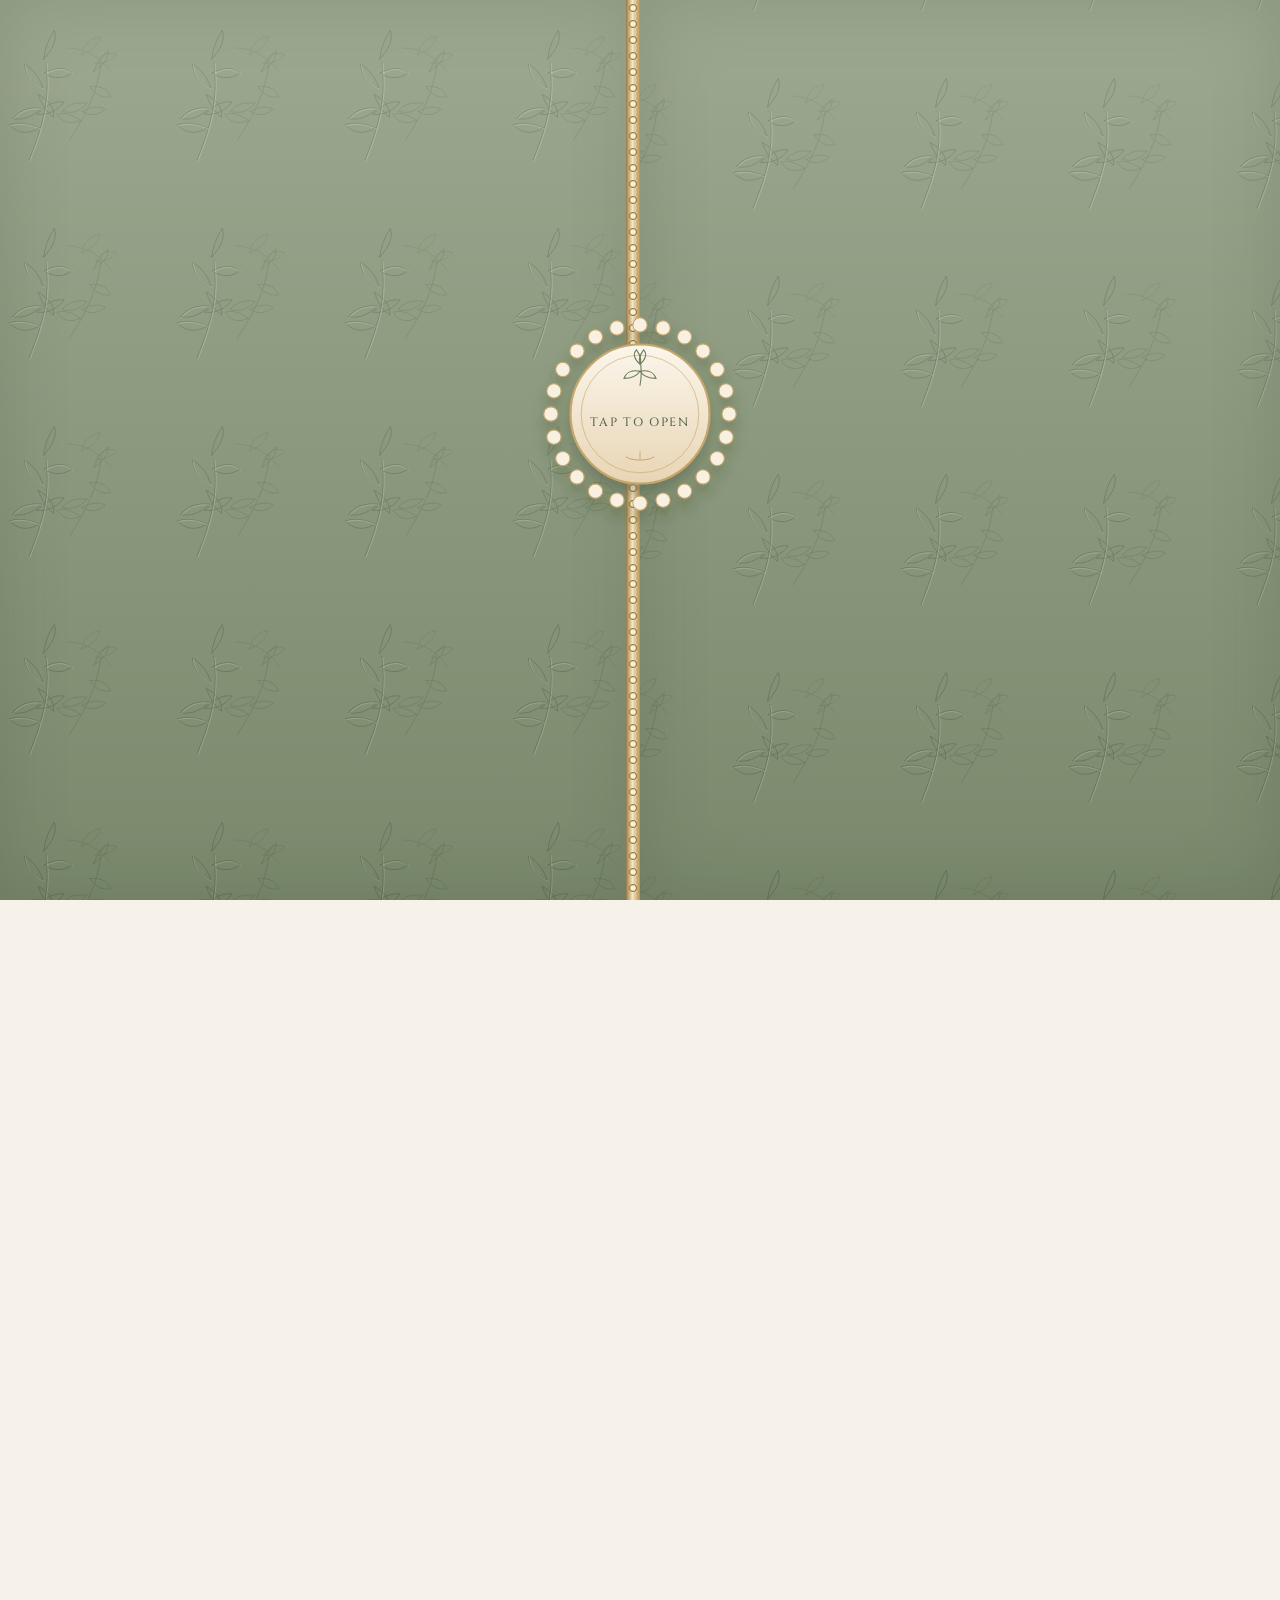
<file: index.html>
<!DOCTYPE html>
<html lang="en-IN" class="is-locked">
<head>
  <meta charset="UTF-8">
  <meta name="viewport" content="width=device-width, initial-scale=1">
  <meta name="theme-color" content="#7f8d70">
  <title>Abhishek &amp; Tanu Wedding Invitation</title>
  <meta name="description" content="You are invited to the wedding of Abhishek Singh and Tanushree Singh on Friday, 20 November 2026 at S.S. Garden Palace, Virar West.">
  <link rel="preconnect" href="https://fonts.googleapis.com">
  <link rel="preconnect" href="https://fonts.gstatic.com" crossorigin>
  <link href="https://fonts.googleapis.com/css2?family=Alex+Brush&family=Cinzel:wght@400;500;600&family=Cormorant+Garamond:ital,wght@0,400;0,500;0,600;1,400;1,500&family=Great+Vibes&family=Parisienne&display=swap" rel="stylesheet">
  <link rel="stylesheet" href="styles.css?v=garden22">
</head>
<body class="is-locked">
  <svg xmlns="http://www.w3.org/2000/svg" style="display:none" aria-hidden="true">
    <symbol id="icon-leaf" viewBox="0 0 24 24"><path fill="currentColor" d="M12 3c5 2 8 7 8 12-3 1-6 1-8 1s-5 0-8-1c0-5 3-10 8-12zm0 4.2c-1.8 1.4-3.1 3.6-3.6 6.3 1.1.2 2.3.3 3.6.3s2.5-.1 3.6-.3c-.5-2.7-1.8-4.9-3.6-6.3z"/></symbol>
    <symbol id="icon-lotus" viewBox="0 0 24 24"><path fill="currentColor" d="M12 20c-2.2-1.4-4-3.4-5-5.8 1.7.6 3.4.9 5 .9s3.3-.3 5-.9c-1 2.4-2.8 4.4-5 5.8zm0-7.5c-1.5-1.3-2.5-3-3-4.9 1 .7 2 1.1 3 1.1s2-.4 3-1.1c-.5 1.9-1.5 3.6-3 4.9zM7.2 8.2C6 6.5 5.4 4.7 5.2 3c1.5 1 2.8 1.7 4 2.1-.8 1.1-1.5 2.1-2 3.1zm9.6 0c-.5-1-.2-2-2-3.1 1.2-.4 2.5-1.1 4-2.1-.2 1.7-.8 3.5-2 5.2zM12 21.5c-3.5-2.2-6-5.4-7.2-9 2.3 1 4.8 1.5 7.2 1.5s4.9-.5 7.2-1.5c-1.2 3.6-3.7 6.8-7.2 9z"/></symbol>
    <symbol id="icon-music" viewBox="0 0 24 24"><path fill="currentColor" d="M10 16.5a2.5 2.5 0 1 1-2-2.45V6.2l10-2.2v8.3a2.5 2.5 0 1 1-2 2.45V7.2l-6 1.3v8z"/></symbol>
    <symbol id="icon-haldi" viewBox="0 0 24 24"><path fill="currentColor" d="M12 3.5c2.4 1.6 4 4.2 4 7.1 0 1.4-.4 2.7-1.1 3.8l1.6 5.1H7.5l1.6-5.1A7 7 0 0 1 8 10.6c0-2.9 1.6-5.5 4-7.1zm0 2.4c-1.5 1.2-2.4 3-2.4 4.7 0 1.1.3 2.1.9 3h3c.6-.9.9-1.9.9-3 0-1.7-.9-3.5-2.4-4.7z"/></symbol>
    <symbol id="icon-mehndi" viewBox="0 0 24 24"><path fill="currentColor" d="M12 2.8c.8 1.4 1.2 2.8 1.2 4.2 0 .7-.1 1.3-.3 1.9h2.6c1.3 0 2.3 1 2.3 2.3v1.1c1.1.3 1.9 1.3 1.9 2.5 0 1.1-.7 2-1.7 2.4v5.1h-2.2v-4.4h-1.4v4.4H11.2v-4.4H9.8v4.4H7.6v-5.1A2.5 2.5 0 0 1 5.9 12c0-1.2.8-2.2 1.9-2.5V8.4c0-1.1.8-2 1.9-2.2.1-.7.2-1.4.2-2.2 0-1.2.3-2.4.9-3.4.4.7.8 1.5 1.2 2.2z"/></symbol>
    <symbol id="icon-rings" viewBox="0 0 24 24"><path fill="currentColor" d="M9.2 7.2a5.3 5.3 0 1 1 0 10.6 5.3 5.3 0 0 1 0-10.6zm0 2a3.3 3.3 0 1 0 0 6.6 3.3 3.3 0 0 0 0-6.6zm5.6-2a5.3 5.3 0 1 1 0 10.6 5.3 5.3 0 0 1 0-10.6zm0 2a3.3 3.3 0 1 0 0 6.6 3.3 3.3 0 0 0 0-6.6z"/></symbol>
    <symbol id="icon-pin" viewBox="0 0 24 24"><path fill="currentColor" d="M12 2.5a6 6 0 0 1 6 6c0 4.2-4.4 9.6-5.5 10.9a.7.7 0 0 1-1 0C10.4 18.1 6 12.7 6 8.5a6 6 0 0 1 6-6zm0 2a4 4 0 1 0 0 8 4 4 0 0 0 0-8zm0 2a2 2 0 1 1 0 4 2 2 0 0 1 0-4z"/></symbol>
    <symbol id="icon-heart" viewBox="0 0 24 24"><path fill="currentColor" d="M12 20.2S3.5 14.4 3.5 9.2A4.7 4.7 0 0 1 12 6.4a4.7 4.7 0 0 1 8.5 2.8c0 5.2-8.5 11-8.5 11z"/></symbol>
  </svg>

  <div class="preloader" id="preloader">
    <div class="preloader__mark">A&amp;T</div>
    <p>Loading your invitation</p>
  </div>

  <button class="music" id="music" type="button" aria-pressed="false" aria-label="Play music" hidden>
    <svg viewBox="0 0 24 24" width="18" height="18" aria-hidden="true"><path fill="currentColor" d="M9 18a3 3 0 1 1-2-2.83V6.2l10-2.2v8.2A3 3 0 1 1 15 15V7.1l-6 1.3V18z"/></svg>
  </button>

  <div id="yt-host" class="yt-host" aria-hidden="true"></div>
  <audio id="local-music" loop preload="auto" src="assets/music.mp3"></audio>

  <main>
    <section class="hero" id="hero">
      <div class="garden" aria-hidden="true">
        <img src="assets/garden.svg" alt="">
      </div>
      <div class="motes" id="motes" aria-hidden="true"></div>

      <div class="curtains" aria-hidden="true">
        <div class="curtain curtain--l"><span class="beads"></span></div>
        <div class="curtain curtain--r"><span class="beads"></span></div>
      </div>

      <div class="doors" id="hero-cover">
        <div class="door door--l"></div>
        <div class="door door--r"></div>
        <button class="seal" id="hero-tap" type="button" aria-label="Tap to open the invitation">
          <svg class="seal__frame" viewBox="0 0 220 220" preserveAspectRatio="xMidYMid meet" aria-hidden="true">
            <defs>
              <linearGradient id="sealFill" x1="0" y1="0" x2="0" y2="1">
                <stop offset="0" stop-color="#fbf6ec"/>
                <stop offset="1" stop-color="#e8d5b4"/>
              </linearGradient>
              <filter id="sealShadow" x="-30%" y="-20%" width="160%" height="150%">
                <feDropShadow dx="0" dy="10" stdDeviation="7" flood-color="#2f3a28" flood-opacity="0.28"/>
              </filter>
            </defs>
            <g filter="url(#sealShadow)" id="seal-pearls">
              <circle cx="110.0" cy="10.0" r="8" fill="#f8f1e2" stroke="#c6a56b" stroke-width="1.15"/>
              <circle cx="135.9" cy="13.4" r="8" fill="#f8f1e2" stroke="#c6a56b" stroke-width="1.15"/>
              <circle cx="160.0" cy="23.4" r="8" fill="#f8f1e2" stroke="#c6a56b" stroke-width="1.15"/>
              <circle cx="180.7" cy="39.3" r="8" fill="#f8f1e2" stroke="#c6a56b" stroke-width="1.15"/>
              <circle cx="196.6" cy="60.0" r="8" fill="#f8f1e2" stroke="#c6a56b" stroke-width="1.15"/>
              <circle cx="206.6" cy="84.1" r="8" fill="#f8f1e2" stroke="#c6a56b" stroke-width="1.15"/>
              <circle cx="210.0" cy="110.0" r="8" fill="#f8f1e2" stroke="#c6a56b" stroke-width="1.15"/>
              <circle cx="206.6" cy="135.9" r="8" fill="#f8f1e2" stroke="#c6a56b" stroke-width="1.15"/>
              <circle cx="196.6" cy="160.0" r="8" fill="#f8f1e2" stroke="#c6a56b" stroke-width="1.15"/>
              <circle cx="180.7" cy="180.7" r="8" fill="#f8f1e2" stroke="#c6a56b" stroke-width="1.15"/>
              <circle cx="160.0" cy="196.6" r="8" fill="#f8f1e2" stroke="#c6a56b" stroke-width="1.15"/>
              <circle cx="135.9" cy="206.6" r="8" fill="#f8f1e2" stroke="#c6a56b" stroke-width="1.15"/>
              <circle cx="110.0" cy="210.0" r="8" fill="#f8f1e2" stroke="#c6a56b" stroke-width="1.15"/>
              <circle cx="84.1" cy="206.6" r="8" fill="#f8f1e2" stroke="#c6a56b" stroke-width="1.15"/>
              <circle cx="60.0" cy="196.6" r="8" fill="#f8f1e2" stroke="#c6a56b" stroke-width="1.15"/>
              <circle cx="39.3" cy="180.7" r="8" fill="#f8f1e2" stroke="#c6a56b" stroke-width="1.15"/>
              <circle cx="23.4" cy="160.0" r="8" fill="#f8f1e2" stroke="#c6a56b" stroke-width="1.15"/>
              <circle cx="13.4" cy="135.9" r="8" fill="#f8f1e2" stroke="#c6a56b" stroke-width="1.15"/>
              <circle cx="10.0" cy="110.0" r="8" fill="#f8f1e2" stroke="#c6a56b" stroke-width="1.15"/>
              <circle cx="13.4" cy="84.1" r="8" fill="#f8f1e2" stroke="#c6a56b" stroke-width="1.15"/>
              <circle cx="23.4" cy="60.0" r="8" fill="#f8f1e2" stroke="#c6a56b" stroke-width="1.15"/>
              <circle cx="39.3" cy="39.3" r="8" fill="#f8f1e2" stroke="#c6a56b" stroke-width="1.15"/>
              <circle cx="60.0" cy="23.4" r="8" fill="#f8f1e2" stroke="#c6a56b" stroke-width="1.15"/>
              <circle cx="84.1" cy="13.4" r="8" fill="#f8f1e2" stroke="#c6a56b" stroke-width="1.15"/>
              <circle cx="110" cy="110" r="78" fill="url(#sealFill)" stroke="#c6a56b" stroke-width="2.4"/>
              <circle cx="110" cy="110" r="66" fill="none" stroke="#c6a56b" stroke-width="0.8" opacity="0.85"/>
            </g>
            <g fill="none" stroke="#6d7c58" stroke-width="1.2" stroke-linecap="round">
              <path d="M110 48c2 12 2 20 0 30"/>
              <path d="M110 62c-10-2-16 2-18 8 8 0 14-2 18-8z"/>
              <path d="M110 62c10-2 16 2 18 8-8 0-14-2-18-8z"/>
              <path d="M110 54c-7-6-8-12-4-16 4 6 6 10 4 16z"/>
              <path d="M110 54c7-6 8-12 4-16-4 6-6 10-4 16z"/>
            </g>
            <path d="M94 158c7 5 25 5 32 0" fill="none" stroke="#c6a56b" stroke-width="1.1"/>
            <path d="M110 152v9" stroke="#c6a56b" stroke-width="1"/>
          </svg>
          <span class="seal__text">Tap to Open</span>
        </button>
      </div>

      <button class="hero__skip" id="hero-skip" type="button" hidden>Skip ›</button>

      <div class="hero__names" id="hero-names" hidden>
        <p class="hero__kicker">We're getting married</p>
        <span class="hero__heart" aria-hidden="true">♥</span>
        <h2 class="hero__name"><span class="name-cap">A</span>bhishek</h2>
        <p class="hero__meta">Son of Mr. Mukesh Singh<br>&amp; Mrs. Mamata Singh</p>
        <span class="hero__weds">&amp;</span>
        <h2 class="hero__name">Tanu</h2>
        <p class="hero__meta">Daughter of Mr. Tarani Kumar Singh<br>&amp; Mrs. Jyotsna Singh</p>
      </div>

      <div class="hero__scroll" id="hero-scroll" hidden>
        <span>Scroll Down</span>
        <span class="hero__scroll-arrow">↓</span>
      </div>
    </section>

    <section class="section invite-section" id="invite">
      <div class="invite-petals" id="invite-petals" aria-hidden="true"></div>
      <div class="card invite-card">
        <div class="corner corner--tl" aria-hidden="true"></div>
        <div class="corner corner--tr" aria-hidden="true"></div>
        <div class="corner corner--bl" aria-hidden="true"></div>
        <div class="corner corner--br" aria-hidden="true"></div>
        <p class="onkar reveal" aria-hidden="true">ॐ</p>
        <p class="shabad reveal">
          ॐ नमः शिवाय<br>
          With the blessings of Lord Shiva &amp; Mata Parvati
        </p>
        <span class="invite-ornament reveal" aria-hidden="true"></span>
        <h2 class="invite-heading reveal">We Cordially Invite You</h2>
        <p class="invite-lead reveal">
          Together with our beloved families,<br>
          we request the honour of your gracious<br>
          presence to celebrate the wedding of
        </p>
        <div class="reveal invite-person">
          <h1 class="invite-name"><span class="name-cap">A</span>bhishek Singh</h1>
          <p class="invite-relation">Son of</p>
          <p class="invite-parents">Mrs. Mamata Singh &amp; Mr. Mukesh Singh</p>
        </div>
        <p class="invite-with reveal">
          <svg class="mini-heart" viewBox="0 0 24 24" width="16" height="16" aria-hidden="true"><path d="M12 20c4-3 7-6.2 7-10a4 4 0 0 0-7-2 4 4 0 0 0-7 2c0 3.8 3 7 7 10z" fill="currentColor"/></svg>
          Weds
          <svg class="mini-heart" viewBox="0 0 24 24" width="16" height="16" aria-hidden="true"><path d="M12 20c4-3 7-6.2 7-10a4 4 0 0 0-7-2 4 4 0 0 0-7 2c0 3.8 3 7 7 10z" fill="currentColor"/></svg>
        </p>
        <div class="reveal invite-person">
          <h1 class="invite-name">Tanushree Singh</h1>
          <p class="invite-relation">Daughter of</p>
          <p class="invite-parents">Mrs. Jyotsna Singh &amp; Mr. Tarani Kumar Singh</p>
        </div>
      </div>
    </section>

    <section class="section scratch" id="date">
      <div class="sparks" id="sparks" aria-hidden="true"></div>
      <div class="scratch-head reveal">
        <span class="deco-icon deco-icon--float" aria-hidden="true"><svg><use href="#icon-heart"></use></svg></span>
        <p class="eyebrow">A Special Surprise</p>
        <h2>Scratch to Reveal</h2>
      </div>
      <div class="scratch-stage reveal">
        <div class="scratch-card" id="scratch-card">
          <svg class="heart-bg" viewBox="0 0 100 100" aria-hidden="true">
            <path d="M 50 88.9 C 25.6 69.2, 5 47.5, 5 28.2 C 5 13.6, 15.6 5, 29 5 C 37.8 5, 45.4 10, 50 17.2 C 54.6 10, 62.2 5, 71 5 C 84.4 5, 95 13.6, 95 28.2 C 95 47.5, 74.4 69.2, 50 88.9 Z" fill="#fff"/>
          </svg>
          <p class="scratch-date" id="scratch-date"><span>You're Invited</span>20 November<br>2026</p>
          <div class="foil-wrap">
            <canvas id="scratch-foil" aria-hidden="true"></canvas>
          </div>
          <svg class="heart-line" viewBox="0 0 100 100" aria-hidden="true">
            <path d="M 50 88.9 C 25.6 69.2, 5 47.5, 5 28.2 C 5 13.6, 15.6 5, 29 5 C 37.8 5, 45.4 10, 50 17.2 C 54.6 10, 62.2 5, 71 5 C 84.4 5, 95 13.6, 95 28.2 C 95 47.5, 74.4 69.2, 50 88.9 Z" fill="none" stroke="#6e7d62" stroke-width="1.2"/>
          </svg>
        </div>
        <p class="scratch-hint" id="scratch-hint">Scratch to reveal! ✨</p>
        <button class="text-link" id="reveal-now" type="button">Can’t scratch? Reveal the date</button>
        <button class="btn save-date" type="button" data-calendar>Save the Date</button>
      </div>
    </section>

    <section class="section countdown" aria-label="Countdown">
      <div class="title-row reveal">
        <span class="deco-icon" aria-hidden="true"><svg><use href="#icon-leaf"></use></svg></span>
        <h2 class="section-title">Counting Down to Forever</h2>
        <span class="deco-icon" aria-hidden="true"><svg><use href="#icon-leaf"></use></svg></span>
      </div>
      <div class="count-grid reveal">
        <div><div class="count-box"><b id="days">00</b></div><span>Days</span></div>
        <div><div class="count-box"><b id="hours">00</b></div><span>Hours</span></div>
        <div><div class="count-box"><b id="minutes">00</b></div><span>Minutes</span></div>
        <div><div class="count-box"><b id="seconds">00</b></div><span>Seconds</span></div>
      </div>
    </section>

    <div class="divider-band" aria-hidden="true">
      <span class="deco-icon deco-icon--spin"><svg><use href="#icon-lotus"></use></svg></span>
    </div>

    <section class="section story">
      <div class="story-grid">
        <figure class="story-photo reveal">
          <img src="assets/shiva-parvati.jpg" alt="Lord Shiva and Mata Parvati" width="768" height="1024">
          <span class="story-badge" aria-hidden="true"><svg><use href="#icon-lotus"></use></svg></span>
        </figure>
        <div class="story-text">
          <div class="title-row reveal">
            <span class="deco-icon" aria-hidden="true"><svg><use href="#icon-lotus"></use></svg></span>
            <h2 class="section-title">Our Blessing</h2>
          </div>
          <p class="reveal">
            With the divine blessings of Lord Shiva and Mata Parvati, and the love of our families, Abhishek and Tanushree begin a new chapter together.
          </p>
          <p class="reveal">
            We feel grateful to celebrate this union with the people who mean the most to us, and we look forward to the joy, laughter and blessings that will fill our wedding days.
          </p>
          <p class="reveal">
            Join us as we step into forever with love, faith and the warmth of family around us.
          </p>
        </div>
      </div>
    </section>

    <section class="section events" id="events">
      <div class="title-row reveal">
        <span class="deco-icon" aria-hidden="true"><svg><use href="#icon-leaf"></use></svg></span>
        <h2 class="section-title">Our Wedding Events</h2>
        <span class="deco-icon" aria-hidden="true"><svg><use href="#icon-leaf"></use></svg></span>
      </div>
      <div class="events-list">
        <article class="event reveal">
          <header>
            <span class="event-icon" aria-hidden="true"><svg><use href="#icon-music"></use></svg></span>
            <h3>Sangeet</h3>
            <p class="event-date">18 November 2026</p>
            <p class="event-time">Wednesday</p>
          </header>
        </article>
        <article class="event reveal">
          <header>
            <span class="event-icon" aria-hidden="true"><svg><use href="#icon-haldi"></use></svg></span>
            <h3>Haldi</h3>
            <p class="event-date">19 November 2026</p>
            <p class="event-time">Thursday</p>
          </header>
        </article>
        <article class="event reveal">
          <header>
            <span class="event-icon" aria-hidden="true"><svg><use href="#icon-mehndi"></use></svg></span>
            <h3>Mehandi</h3>
            <p class="event-date">19 November 2026</p>
            <p class="event-time">Thursday</p>
          </header>
        </article>
        <article class="event event-final reveal">
          <header>
            <p class="event-eyebrow">The Big Day</p>
            <span class="event-icon event-icon--lg" aria-hidden="true"><svg><use href="#icon-rings"></use></svg></span>
            <h3>Wedding</h3>
            <span class="event-ornament" aria-hidden="true"></span>
            <p class="event-date">20 November 2026</p>
            <p class="event-time">Friday · 7:00 PM Onwards</p>
          </header>
          <footer class="venue-panel">
            <div class="venue-card-inner">
              <p class="venue-invite">Join us at</p>
              <span class="venue-flourish" aria-hidden="true"></span>
              <span class="deco-icon deco-icon--pin" aria-hidden="true"><svg><use href="#icon-pin"></use></svg></span>
              <p class="venue-name">S.S. Garden Palace</p>
              <p class="venue-street">Y K Nagar, Virar West<br>Vasai-Virar, Maharashtra 401303</p>
              <div class="map-mat">
                <div class="map-frame">
                  <iframe
                    title="Map of S.S. Garden Palace, Virar West"
                    src="https://maps.google.com/maps?q=19.464353,72.804677&amp;z=15&amp;hl=en&amp;output=embed"
                    loading="lazy"
                    referrerpolicy="no-referrer-when-downgrade"
                    allowfullscreen></iframe>
                </div>
              </div>
              <a class="btn maps-btn" href="https://www.google.com/maps/search/?api=1&amp;query=S.S.+Garden+Palace%2C+Y+K+Nagar%2C+Virar+West%2C+Vasai-Virar%2C+Maharashtra+401303" target="_blank" rel="noopener noreferrer">Open in Google Maps</a>
            </div>
          </footer>
        </article>
      </div>
    </section>

    <section class="section blessings">
      <div class="title-row reveal">
        <span class="deco-icon" aria-hidden="true"><svg><use href="#icon-lotus"></use></svg></span>
        <h2 class="section-title">With Blessings From</h2>
        <span class="deco-icon" aria-hidden="true"><svg><use href="#icon-lotus"></use></svg></span>
      </div>
      <div class="bless-grid">
        <article class="reveal">
          <span class="bless-icon" aria-hidden="true"><svg><use href="#icon-heart"></use></svg></span>
          <h4>Groom’s Parents</h4>
          <p>Mrs. Mamata Singh &amp; Mr. Mukesh Singh</p>
        </article>
        <article class="reveal">
          <span class="bless-icon" aria-hidden="true"><svg><use href="#icon-heart"></use></svg></span>
          <h4>Bride’s Parents</h4>
          <p>Mrs. Jyotsna Singh &amp; Mr. Tarani Kumar Singh</p>
        </article>
      </div>
    </section>

    <footer class="thanks">
      <div class="thanks-leaves" id="thanks-leaves" aria-hidden="true"></div>
      <span class="deco-icon deco-icon--float reveal" aria-hidden="true"><svg><use href="#icon-lotus"></use></svg></span>
      <p class="thanks-kicker reveal">Thank You</p>
      <p class="thanks-copy reveal">for being part of our journey. Your love and blessings mean the world to us.</p>
      <p class="thanks-names reveal">With love,<br><span><span class="name-cap">A</span>bhishek &amp; Tanu</span></p>
      <p class="thanks-date reveal">Virar · 20 · 11 · 26</p>
      <a class="btn ghost" href="https://www.google.com/maps/search/?api=1&amp;query=S.S.+Garden+Palace%2C+Y+K+Nagar%2C+Virar+West%2C+Vasai-Virar%2C+Maharashtra+401303" target="_blank" rel="noopener noreferrer">Google Maps</a>
      <button class="btn ghost" id="calendar" type="button" data-calendar>Add to calendar</button>
    </footer>
  </main>

  <script src="invite.js?v=garden22"></script>
</body>
</html>
</file>
<file: styles.css>
:root {
  --maroon: #3e4b37;
  --gold: #c6a56b;
  --gold-soft: #ead9b4;
  --gold-deep: #8d7348;
  --cream: #f6f2e9;
  --ink: #3a4034;
  --ink-soft: #6c7362;
  --sage: #7f8d70;
  --door: #879678;
  --rule: 1px solid rgba(140, 124, 90, 0.28);
  --heading: Cinzel, "Times New Roman", serif;
  --body: "Cormorant Garamond", Georgia, serif;
  --script: "Great Vibes", "Alex Brush", cursive;
  --script-soft: Parisienne, cursive;
}

* { box-sizing: border-box; }
html, body { margin: 0; max-width: 100%; overflow-x: hidden; }
html.is-locked, body.is-locked { overflow: hidden; height: 100%; }
body {
  background: var(--cream);
  color: var(--ink);
  font-family: var(--body);
  font-size: 18px;
  line-height: 1.55;
}
img { max-width: 100%; display: block; }
button, input, textarea { font: inherit; }
::selection { background: #e4ecd8; color: #2c3826; }

.preloader {
  position: fixed;
  inset: 0;
  z-index: 80;
  display: grid;
  place-content: center;
  gap: 12px;
  background: #7f8d70;
  color: var(--cream);
  text-align: center;
  transition: opacity 0.6s ease, visibility 0.6s ease;
}
.preloader.is-done { opacity: 0; visibility: hidden; }
.preloader__mark {
  white-space: nowrap;
  font-family: var(--heading);
  font-size: 42px;
  font-weight: 500;
  letter-spacing: 0.14em;
  color: #f7f3ea;
}
.preloader p {
  margin: 0;
  font-family: var(--heading);
  font-size: 11px;
  letter-spacing: 0.28em;
  text-transform: uppercase;
  color: #f7f3ea;
}

.music {
  position: fixed;
  right: 16px;
  bottom: max(16px, env(safe-area-inset-bottom));
  z-index: 50;
  width: 48px;
  height: 48px;
  border: 1px solid var(--gold);
  border-radius: 50%;
  background: rgba(62, 75, 55, 0.94);
  color: var(--cream);
  cursor: pointer;
}
.music[hidden] { display: none; }
.music[aria-pressed="true"] { background: var(--gold); color: var(--maroon); }
.yt-host {
  position: fixed;
  width: 1px;
  height: 1px;
  left: -9999px;
  top: 0;
  overflow: hidden;
  opacity: 0;
  pointer-events: none;
}

/* ---------- Hero ---------- */
.hero {
  position: relative;
  width: 100%;
  max-width: 100%;
  min-height: 100dvh;
  display: grid;
  place-items: center;
  overflow: hidden;
  background: #f3eee4;
  color: var(--ink);
}
.garden {
  position: absolute;
  inset: 0;
  z-index: 1;
}
.garden img {
  width: 100%;
  height: 100%;
  object-fit: cover;
}
.motes { position: absolute; inset: 0; pointer-events: none; z-index: 2; }
.motes i {
  position: absolute;
  width: 3px;
  height: 3px;
  border-radius: 50%;
  background: #f6ead2;
  opacity: 0.45;
  animation: float-up linear infinite;
}
@keyframes float-up { to { transform: translateY(-110vh); opacity: 0; } }

.curtains {
  position: absolute;
  inset: 0;
  z-index: 4;
  pointer-events: none;
}
.curtain {
  position: absolute;
  top: 0;
  bottom: 0;
  width: 54%;
  background:
    linear-gradient(90deg, rgba(255,255,255,.35), transparent 18%, rgba(120,90,50,.05) 50%, transparent 82%, rgba(90,70,40,.08)),
    repeating-linear-gradient(
      90deg,
      #f8f2e6 0px,
      #efe4d0 14px,
      #fbf6ec 28px,
      #e4d5bb 46px,
      #f7f1e4 64px
    );
  transition: transform 1.35s cubic-bezier(0.7, 0, 0.2, 1);
}
.curtain--l {
  left: 0;
  box-shadow: inset -28px 0 36px rgba(120, 90, 40, 0.08);
}
.curtain--r {
  right: 0;
  background:
    linear-gradient(270deg, rgba(255,255,255,.2), transparent 22% 70%, rgba(90, 70, 40, 0.12)),
    repeating-linear-gradient(
      270deg,
      #f8f2e6 0px,
      #efe4d0 14px,
      #fbf6ec 28px,
      #e4d5bb 46px,
      #f7f1e4 64px
    );
  box-shadow: inset 28px 0 36px rgba(120, 90, 40, 0.12);
}
.hero.is-parted .curtain--l { transform: translateX(-68%); }
.hero.is-parted .curtain--r { transform: translateX(68%); }
.beads {
  position: absolute;
  top: 0;
  bottom: 0;
  width: 14px;
  background:
    radial-gradient(circle at 50% 7px, #fbf6ea 2px, #c6a56b 3.1px, transparent 3.6px) center 0 / 14px 16px repeat-y;
}
.curtain--l .beads { right: 0; }
.curtain--r .beads { left: 0; }

.doors {
  position: absolute;
  inset: 0;
  z-index: 6;
  cursor: pointer;
}
.hero.is-open .doors { pointer-events: none; }
.door {
  position: absolute;
  top: 0;
  bottom: 0;
  width: 50%;
  background-color: var(--door);
  background-image:
    linear-gradient(180deg, rgba(255,255,255,.18), rgba(40,52,32,.14)),
    url("assets/leaf-tile.svg");
  background-size: auto, 168px 198px;
  box-shadow: inset 0 0 70px rgba(48, 60, 38, 0.18);
  transition: transform 1.2s cubic-bezier(0.76, 0, 0.18, 1);
}
.door--l { left: 0; }
.door--r { right: 0; background-position: 0 0, 84px 48px; }
.door--l::after {
  content: "";
  position: absolute;
  top: 0;
  right: 0;
  bottom: 0;
  width: 14px;
  background:
    radial-gradient(circle at 50% 8px, #f8efd6 2.2px, #c6a15a 3.1px, #8d7040 3.7px, transparent 4.1px) center 0 / 14px 16px repeat-y,
    linear-gradient(90deg, #9a7a42, #f4e7c6 46%, #b89252);
}
.hero.is-open .door--l { transform: translateX(-104%); }
.hero.is-open .door--r { transform: translateX(104%); }

.seal {
  position: absolute;
  left: 50%;
  top: 46%;
  z-index: 2;
  --seal-size: min(48vw, 196px);
  width: var(--seal-size);
  height: var(--seal-size);
  aspect-ratio: 1 / 1;
  border-radius: 50%;
  transform: translate(-50%, -50%);
  border: 0;
  padding: 0;
  background: none;
  cursor: pointer;
  animation: seal-pulse 2.6s ease-in-out infinite;
  transition: opacity 0.45s ease, transform 0.55s ease;
}
.seal__frame {
  position: absolute;
  inset: 0;
  width: 100%;
  height: 100%;
  display: block;
  overflow: visible;
}
.seal__text {
  position: absolute;
  left: 50%;
  top: 54%;
  width: 58%;
  transform: translate(-50%, -50%);
  font-family: var(--heading);
  font-size: clamp(10px, 2.5vw, 12px);
  font-weight: 500;
  letter-spacing: 0.14em;
  text-transform: uppercase;
  color: #5c684e;
  line-height: 1.35;
  text-align: center;
}
.hero.is-open .seal {
  opacity: 0;
  transform: translate(-50%, -50%) scale(0.86);
  animation: none;
  pointer-events: none;
}
@keyframes seal-pulse {
  0%, 100% { filter: drop-shadow(0 8px 10px rgba(40, 50, 30, 0.12)); }
  50% { filter: drop-shadow(0 10px 16px rgba(40, 50, 30, 0.22)); }
}

.hero__skip {
  position: absolute;
  top: max(16px, env(safe-area-inset-top));
  right: 16px;
  z-index: 7;
  border: 0;
  background: none;
  color: #3e4b37;
  font-family: var(--heading);
  font-size: 12px;
  letter-spacing: 0.16em;
  text-transform: uppercase;
  cursor: pointer;
}
.hero__skip[hidden] { display: none; }

.hero__names {
  position: relative;
  z-index: 3;
  min-width: 0;
  width: min(84vw, 340px);
  max-width: 100%;
  margin-top: -10vh;
  text-align: center;
  opacity: 0;
  transform: translateY(18px);
  pointer-events: none;
}
.hero__names.is-in {
  opacity: 1;
  transform: none;
  transition: opacity 1.1s ease 0.15s, transform 1.1s ease 0.15s;
}
.hero__kicker {
  margin: 0;
  font-family: var(--script);
  font-size: clamp(28px, 7vw, 40px);
  color: #3e4b37;
}
.hero__heart {
  display: block;
  margin: 2px 0 4px;
  color: #3e4b37;
  font-size: 12px;
}
.hero__name {
  margin: 0;
  font-family: "Great Vibes", cursive;
  font-style: normal;
  font-weight: 400;
  font-size: clamp(56px, 14vw, 82px);
  line-height: 0.85;
  color: #2f3a2a;
}
.name-cap,
.thanks-names span.name-cap {
  font-family: "Alex Brush", cursive;
  font-style: normal;
  font-weight: 400;
  font-size: 1.12em;
  line-height: 0;
}
.hero__meta {
  margin: 6px 0 0;
  font-size: 15px;
  font-style: italic;
  line-height: 1.35;
  color: #5e6756;
}
.hero__weds {
  display: inline-block;
  margin: 8px 0 0;
  font-family: var(--script);
  font-size: 40px;
  letter-spacing: 0;
  text-transform: none;
  color: #3e4b37;
}
.hero__names[hidden],
.hero__scroll[hidden] { display: none; }
.hero__names:not([hidden]),
.hero__scroll:not([hidden]) { display: block; }

.hero__scroll {
  position: absolute;
  left: 0;
  right: 0;
  bottom: 16%;
  z-index: 5;
  text-align: center;
  font-family: var(--heading);
  font-size: 11px;
  letter-spacing: 0.28em;
  text-transform: uppercase;
  color: #3e4b37;
  opacity: 0;
}
.hero__scroll.is-in {
  opacity: 1;
  transition: opacity 0.8s ease;
}
.hero__scroll-arrow {
  display: block;
  margin-top: 6px;
  animation: bob 1.6s ease-in-out infinite;
}
@keyframes bob {
  0%, 100% { transform: translateY(0); }
  50% { transform: translateY(6px); }
}

/* ---------- Sections ---------- */
.section {
  padding: 64px 18px;
}
.card, .event, .venue-card, .blessings article {
  background: #fff;
  border: var(--rule);
  box-shadow: 0 10px 40px rgba(0, 0, 0, 0.05);
}
.invite-section {
  position: relative;
  overflow: hidden;
  background:
    radial-gradient(ellipse at 50% 0%, rgba(201, 162, 39, 0.1), transparent 55%),
    var(--cream);
}
.invite-petals {
  position: absolute;
  inset: 0;
  pointer-events: none;
  overflow: hidden;
}
.invite-petals i {
  position: absolute;
  top: -12%;
  width: 10px;
  height: 14px;
  border-radius: 60% 40% 60% 40%;
  background: linear-gradient(135deg, #e7cfc8, #8fa17e);
  opacity: 0.35;
  animation: petal-fall linear infinite;
}
.invite-petals i:nth-child(odd) {
  background: linear-gradient(135deg, #f3e2dc, #6e7d62);
  width: 8px;
  height: 11px;
}
@keyframes petal-fall {
  0% { transform: translate3d(0, -10%, 0) rotate(0deg); opacity: 0; }
  12% { opacity: 0.4; }
  100% { transform: translate3d(18px, 110vh, 0) rotate(360deg); opacity: 0; }
}
.invite-card {
  position: relative;
  z-index: 1;
  width: min(100%, 520px);
  margin: 0 auto;
  padding: 42px 28px;
  text-align: center;
  animation: card-rise 1s ease both;
}
@keyframes card-rise {
  from { opacity: 0; transform: translateY(28px) scale(0.98); }
  to { opacity: 1; transform: none; }
}
.onkar {
  margin: 0;
  font-size: 36px;
  color: var(--gold-deep);
}
.onkar.is-in {
  animation: om-glow 2.8s ease-in-out infinite;
}
@keyframes om-glow {
  0%, 100% { transform: scale(1); text-shadow: 0 0 0 transparent; }
  50% { transform: scale(1.08); text-shadow: 0 0 18px rgba(201, 162, 39, 0.45); }
}
.shabad {
  margin: 10px 0 0;
  font-size: 18px;
  font-style: italic;
  color: var(--ink-soft);
}
.invite-ornament {
  display: block;
  width: 72px;
  height: 1px;
  margin: 22px auto 0;
  background: linear-gradient(90deg, transparent, var(--gold-deep), transparent);
  transform-origin: center;
}
.invite-ornament.is-in {
  animation: ornament-draw 1.1s ease both;
}
@keyframes ornament-draw {
  from { transform: scaleX(0); opacity: 0; }
  to { transform: scaleX(1); opacity: 1; }
}
.invite-heading {
  margin: 18px 0 0;
  font-family: var(--script);
  font-weight: 400;
  font-size: clamp(40px, 10vw, 52px);
  letter-spacing: 0;
  text-transform: none;
  line-height: 1;
  color: var(--maroon);
}
.invite-lead {
  margin: 16px auto 0;
  max-width: 340px;
  font-size: 20px;
  font-style: italic;
  color: var(--ink-soft);
}
.invite-name {
  margin: 26px 0 0;
  font-family: "Great Vibes", cursive;
  font-style: normal;
  font-weight: 400;
  font-size: clamp(50px, 12vw, 68px);
  line-height: 0.9;
  color: var(--maroon);
}
.invite-person.is-in .invite-name {
  animation: name-soft 1.1s cubic-bezier(0.22, 0.9, 0.28, 1) both;
}
@keyframes name-soft {
  from { opacity: 0; letter-spacing: 0.08em; transform: translateY(14px); }
  to { opacity: 1; letter-spacing: 0; transform: none; }
}
.invite-relation {
  margin: 8px 0 0;
  font-family: var(--heading);
  font-size: 11px;
  letter-spacing: 0.22em;
  text-transform: uppercase;
  color: var(--gold-deep);
}
.invite-parents {
  margin: 6px 0 0;
  font-size: 20px;
  color: var(--ink);
}
.invite-with {
  margin: 22px 0 0;
  font-family: var(--script-soft);
  font-size: 28px;
  color: var(--gold-deep);
}
.invite-with.is-in {
  animation: with-float 2.6s ease-in-out infinite;
}
@keyframes with-float {
  0%, 100% { transform: translateY(0); }
  50% { transform: translateY(-4px); }
}
.invite-card .reveal:nth-child(1) { transition-delay: 0.05s; }
.invite-card .reveal:nth-child(2) { transition-delay: 0.15s; }
.invite-card .reveal:nth-child(3) { transition-delay: 0.25s; }
.invite-card .reveal:nth-child(4) { transition-delay: 0.35s; }
.invite-card .reveal:nth-child(5) { transition-delay: 0.45s; }
.invite-card .reveal:nth-child(6) { transition-delay: 0.55s; }
.invite-card .reveal:nth-child(7) { transition-delay: 0.7s; }
.invite-card .reveal:nth-child(8) { transition-delay: 0.85s; }

/* ---------- Heart scratch ---------- */
.scratch {
  position: relative;
  overflow: hidden;
  background:
    radial-gradient(ellipse at 50% 0%, rgba(201, 162, 39, 0.12), transparent 50%),
    var(--cream);
  text-align: center;
}
.sparks { position: absolute; inset: 0; pointer-events: none; }
.sparks i {
  position: absolute;
  width: 4px;
  height: 4px;
  border-radius: 50%;
  background: var(--gold);
  opacity: 0.5;
  animation: float-up linear infinite;
}
.scratch-head { position: relative; z-index: 1; }
.eyebrow {
  margin: 0;
  font-family: var(--heading);
  font-size: 11px;
  letter-spacing: 0.28em;
  text-transform: uppercase;
  color: var(--gold-deep);
}
.scratch-head h2 {
  margin: 4px auto 0;
  max-width: 340px;
  font-family: var(--script);
  font-weight: 400;
  font-size: clamp(40px, 10vw, 54px);
  line-height: 1.05;
  color: var(--maroon);
}
.scratch-stage { position: relative; z-index: 1; margin-top: 28px; }
.scratch-card {
  position: relative;
  width: min(78vw, 280px);
  aspect-ratio: 1;
  margin: 0 auto;
  touch-action: none;
}
.heart-bg, .heart-line, .foil-wrap, #scratch-foil {
  position: absolute;
  inset: 0;
  width: 100%;
  height: 100%;
}
.foil-wrap {
  -webkit-mask-image: url("data:image/svg+xml,%3Csvg xmlns='http://www.w3.org/2000/svg' viewBox='0 0 100 100'%3E%3Cpath d='M50 88.9C25.6 69.2 5 47.5 5 28.2C5 13.6 15.6 5 29 5C37.8 5 45.4 10 50 17.2C54.6 10 62.2 5 71 5C84.4 5 95 13.6 95 28.2C95 47.5 74.4 69.2 50 88.9Z' fill='black'/%3E%3C/svg%3E");
  mask-image: url("data:image/svg+xml,%3Csvg xmlns='http://www.w3.org/2000/svg' viewBox='0 0 100 100'%3E%3Cpath d='M50 88.9C25.6 69.2 5 47.5 5 28.2C5 13.6 15.6 5 29 5C37.8 5 45.4 10 50 17.2C54.6 10 62.2 5 71 5C84.4 5 95 13.6 95 28.2C95 47.5 74.4 69.2 50 88.9Z' fill='black'/%3E%3C/svg%3E");
  -webkit-mask-size: 100% 100%;
  mask-size: 100% 100%;
  -webkit-mask-repeat: no-repeat;
  mask-repeat: no-repeat;
}
.scratch-date {
  position: absolute;
  inset: 0;
  z-index: 1;
  display: grid;
  place-content: center;
  margin: 0;
  font-family: var(--body);
  font-size: 22px;
  line-height: 1.2;
  letter-spacing: 0.04em;
  text-transform: none;
  color: var(--maroon);
  transform: scale(0.92);
  transition: transform 0.7s cubic-bezier(0.2, 0.8, 0.2, 1);
}
.scratch-card.is-done .scratch-date { transform: scale(1); }
.scratch-date span {
  display: block;
  margin-bottom: 4px;
  font-family: var(--script);
  font-size: 28px;
  letter-spacing: 0;
}
.foil-wrap {
  z-index: 2;
  cursor: crosshair;
  transition: opacity 0.7s ease;
}
.scratch-card.is-done .foil-wrap { opacity: 0; pointer-events: none; }
.heart-line { z-index: 3; pointer-events: none; }
.scratch-hint {
  margin: 18px 0 0;
  font-family: var(--heading);
  font-size: 14px;
  letter-spacing: 0.12em;
  color: var(--maroon);
}
.scratch-card.is-done + .scratch-hint,
.scratch-card.is-done ~ .text-link { display: none; }
.text-link {
  display: inline-block;
  margin-top: 8px;
  border: 0;
  background: none;
  color: var(--gold-deep);
  text-decoration: underline;
  text-underline-offset: 3px;
  cursor: pointer;
}

/* ---------- Countdown ---------- */
.countdown { text-align: center; background: #fff; }
.section-title {
  margin: 0;
  font-family: var(--script);
  font-weight: 400;
  font-size: clamp(40px, 9vw, 52px);
  letter-spacing: 0;
  line-height: 1.05;
  color: var(--maroon);
}
.count-grid {
  display: grid;
  grid-template-columns: repeat(4, 1fr);
  gap: 10px;
  max-width: 420px;
  margin: 28px auto 0;
}
.count-box {
  display: grid;
  place-items: center;
  min-height: 78px;
  border: 0;
  border-radius: 12px;
  background: #eceae3;
  transition: transform 0.35s ease, box-shadow 0.35s ease;
}
.count-grid.reveal.is-in > div .count-box {
  animation: count-pop 0.7s ease both;
}
.count-grid.reveal.is-in > div:nth-child(1) .count-box { animation-delay: 0.05s; }
.count-grid.reveal.is-in > div:nth-child(2) .count-box { animation-delay: 0.15s; }
.count-grid.reveal.is-in > div:nth-child(3) .count-box { animation-delay: 0.25s; }
.count-grid.reveal.is-in > div:nth-child(4) .count-box { animation-delay: 0.35s; }
@keyframes count-pop {
  from { opacity: 0; transform: translateY(16px) scale(0.92); }
  to { opacity: 1; transform: none; }
}
.count-box b {
  font-family: var(--body);
  font-size: 34px;
  font-weight: 500;
  color: var(--maroon);
}
.count-box b.is-tick {
  animation: digit-pulse 0.45s ease;
}
@keyframes digit-pulse {
  0% { transform: scale(1); }
  40% { transform: scale(1.12); color: var(--gold-deep); }
  100% { transform: scale(1); }
}
.count-grid span {
  display: block;
  margin-top: 8px;
  font-family: var(--heading);
  font-size: 10px;
  letter-spacing: 0.16em;
  text-transform: uppercase;
  color: var(--gold-deep);
}

/* ---------- Story ---------- */
.story-grid {
  display: grid;
  gap: 28px;
  width: min(100%, 920px);
  margin: 0 auto;
}
.story-photo {
  margin: 0;
  overflow: hidden;
  border-radius: 22px;
  border: 1px solid rgba(198, 165, 107, 0.4);
  box-shadow: 0 14px 36px rgba(62, 75, 55, 0.1);
}
.story-photo img {
  width: 100%;
  height: min(58vh, 520px);
  object-fit: cover;
  object-position: center 18%;
  border-radius: inherit;
}
.story-text {
  text-align: center;
}
.story-text p {
  margin: 14px 0 0;
  font-size: 20px;
  color: var(--ink-soft);
}
@media (min-width: 860px) {
  .story-grid { grid-template-columns: 0.95fr 1.05fr; align-items: center; }
  .story-text { text-align: left; }
}

/* ---------- Events ---------- */
.events { background: #fff; }
.events .section-title,
.venue-block .section-title,
.blessings .section-title { text-align: center; }
.venue-block { background: var(--cream); }
.venue-card {
  width: min(100%, 520px);
  margin: 28px auto 0;
  padding: 32px 24px;
  text-align: center;
}
.maps-btn {
  display: inline-block;
  width: auto;
  min-width: 220px;
  margin-top: 16px;
  text-decoration: none;
}
.event footer .maps-btn {
  width: 100%;
  margin-top: 14px;
}
.map-frame iframe {
  display: block;
  width: 100%;
  height: 100%;
  border: 0;
  filter: saturate(0.92) contrast(1.02);
}
.thanks .btn.ghost {
  margin: 12px 8px 0;
  text-decoration: none;
}
.events-list {
  display: grid;
  gap: 18px;
  width: min(100%, 720px);
  margin: 28px auto 0;
}
.event { padding: 0; overflow: hidden; }
.events-list .event.reveal { transition-delay: 0s; }
.events-list .event.reveal:nth-child(1) { transition-delay: 0.05s; }
.events-list .event.reveal:nth-child(2) { transition-delay: 0.15s; }
.events-list .event.reveal:nth-child(3) { transition-delay: 0.25s; }
.events-list .event.reveal:nth-child(4) { transition-delay: 0.35s; }
.event.reveal.is-in {
  animation: event-lift 0.8s cubic-bezier(0.22, 0.9, 0.28, 1) both;
}
@keyframes event-lift {
  from { opacity: 0; transform: translateY(22px) scale(0.98); }
  to { opacity: 1; transform: none; }
}
.event header {
  padding: 24px 22px 22px;
  text-align: center;
  background:
    linear-gradient(180deg, rgba(127, 141, 112, 0.1), transparent),
    #fffdf8;
}
.event:not(.event-final) header { padding-bottom: 26px; }
.event-eyebrow {
  margin: 0 0 8px;
  font-family: var(--heading);
  font-size: 10px;
  letter-spacing: 0.28em;
  text-transform: uppercase;
  color: var(--gold-deep);
}
.event-ornament {
  display: block;
  width: 64px;
  height: 1px;
  margin: 14px auto 0;
  background: linear-gradient(90deg, transparent, var(--gold-deep), transparent);
}
.event-final.is-in header h3 {
  animation: wedding-glow 2.4s ease-in-out infinite;
}
@keyframes wedding-glow {
  0%, 100% { text-shadow: none; }
  50% { text-shadow: 0 0 14px rgba(198, 165, 107, 0.4); }
}
.event h3 {
  margin: 0;
  font-family: var(--script);
  font-weight: 400;
  font-size: 40px;
  letter-spacing: 0;
  text-transform: none;
  line-height: 1;
  color: var(--maroon);
}
.event-date { margin: 10px 0 0; font-size: 20px; }
.event-time { margin: 4px 0 0; color: var(--ink-soft); font-style: italic; }
.event footer {
  padding: 18px 22px 24px;
  text-align: center;
  border-top: var(--rule);
}
.event-final {
  border-color: rgba(140, 124, 90, 0.4);
  box-shadow: 0 16px 48px rgba(62, 75, 55, 0.08);
  overflow: visible;
}
.event-final header {
  padding: 28px 22px 36px;
  background:
    radial-gradient(ellipse at 50% 0%, rgba(198, 165, 107, 0.18), transparent 55%),
    linear-gradient(180deg, rgba(127, 141, 112, 0.18), transparent 70%),
    #fffdf8;
}
.event-final .event-time {
  margin-bottom: 8px;
}
.venue-panel {
  position: relative;
  padding: 36px 22px 28px;
  background:
    radial-gradient(ellipse at 50% 100%, rgba(127, 141, 112, 0.1), transparent 50%),
    linear-gradient(180deg, #faf7f0, #f3eee3);
  border-top: 1px solid rgba(198, 165, 107, 0.35);
}
.venue-panel::before {
  content: "";
  position: absolute;
  top: 0;
  left: 50%;
  width: 18px;
  height: 18px;
  transform: translate(-50%, -50%) rotate(45deg);
  background: #faf7f0;
  border-top: 1px solid rgba(198, 165, 107, 0.45);
  border-left: 1px solid rgba(198, 165, 107, 0.45);
}
.venue-card-inner {
  position: relative;
  z-index: 1;
  text-align: center;
}
.venue-invite {
  margin: 0;
  font-family: var(--script-soft);
  font-size: 26px;
  color: var(--gold-deep);
}
.venue-flourish {
  display: block;
  width: 56px;
  height: 1px;
  margin: 12px auto 0;
  background: linear-gradient(90deg, transparent, var(--gold-deep), transparent);
}
.venue-label {
  margin: 14px 0 0;
  font-family: var(--heading);
  font-size: 10px;
  letter-spacing: 0.28em;
  text-transform: uppercase;
  color: var(--gold-deep);
}
.venue-name {
  margin: 10px 0 0;
  font-family: var(--heading);
  font-size: clamp(18px, 4.5vw, 22px);
  letter-spacing: 0.1em;
  text-transform: uppercase;
  color: var(--maroon);
}
.venue-street {
  margin: 10px auto 0;
  max-width: 280px;
  color: var(--ink-soft);
  font-size: 18px;
  line-height: 1.45;
}
.maps {
  display: inline-block;
  margin-top: 14px;
  color: var(--maroon);
  font-family: var(--heading);
  font-size: 11px;
  letter-spacing: 0.16em;
  text-transform: uppercase;
}
.map-mat {
  width: min(100%, 100%);
  margin: 22px auto 0;
  padding: 0;
  border-radius: 0;
  background: none;
  border: 0;
  box-shadow: none;
}
.map-frame {
  height: 240px;
  overflow: hidden;
  border-radius: 18px;
  border: 1px solid rgba(198, 165, 107, 0.45);
  box-shadow:
    0 12px 32px rgba(62, 75, 55, 0.1),
    inset 0 0 0 1px rgba(255, 255, 255, 0.4);
  background: #e8e4d8;
}
.event footer .maps-btn,
.venue-card-inner .maps-btn {
  width: 100%;
  margin-top: 18px;
}

/* ---------- Blessings ---------- */
.bless-grid {
  display: grid;
  gap: 14px;
  width: min(100%, 720px);
  margin: 28px auto 0;
}
.blessings article {
  padding: 22px 18px;
  text-align: center;
}
.blessings h4 {
  margin: 0;
  font-family: var(--heading);
  font-size: 12px;
  letter-spacing: 0.2em;
  text-transform: uppercase;
  color: var(--gold-deep);
}
.blessings p { margin: 10px 0 0; font-size: 20px; }
@media (min-width: 700px) {
  .bless-grid { grid-template-columns: 1fr 1fr; }
}

.btn {
  display: inline-flex;
  align-items: center;
  justify-content: center;
  width: 100%;
  min-height: 48px;
  margin-top: 18px;
  padding: 0 26px;
  border: 1px solid var(--maroon);
  border-radius: 999px;
  background: var(--maroon);
  color: var(--cream);
  font-family: var(--heading);
  font-size: 12px;
  letter-spacing: 0.16em;
  text-transform: uppercase;
  text-decoration: none;
  cursor: pointer;
  transition: background 0.25s ease, color 0.25s ease, border-color 0.25s ease, transform 0.25s ease, box-shadow 0.25s ease;
}
.btn:hover,
.btn:focus-visible {
  background: var(--cream);
  border-color: var(--maroon);
  color: var(--maroon);
  transform: translateY(-3px);
  box-shadow: 0 10px 22px rgba(62, 75, 55, 0.18);
}
.btn.ghost,
.btn.save-date,
.btn.maps-btn {
  width: auto;
  min-width: 210px;
}

/* ---------- Thanks ---------- */
.thanks {
  padding: 72px 22px 96px;
  text-align: center;
  background:
    radial-gradient(ellipse at 50% 0%, rgba(127, 141, 112, 0.18), transparent 55%),
    var(--cream);
  color: var(--ink);
}
.thanks-kicker {
  margin: 0;
  font-family: var(--script);
  font-size: 54px;
  color: var(--maroon);
}
.thanks-copy {
  margin: 10px auto 0;
  max-width: 340px;
  font-size: 20px;
  font-style: italic;
  color: var(--ink-soft);
}
.thanks-names {
  margin: 28px 0 0;
  font-size: 18px;
}
.thanks-names span {
  display: inline-block;
  margin-top: 6px;
  font-family: "Great Vibes", cursive;
  font-style: normal;
  font-weight: 400;
  font-size: 52px;
  color: var(--maroon);
}
.thanks-date {
  margin: 16px 0 0;
  font-family: var(--heading);
  font-size: 12px;
  letter-spacing: 0.22em;
  text-transform: uppercase;
  color: var(--gold-deep);
}
.thanks .btn.ghost {
  margin-top: 22px;
}

/* ---------- Decorative icons & motion ---------- */
.deco-icon {
  display: inline-flex;
  align-items: center;
  justify-content: center;
  width: 22px;
  height: 22px;
  color: var(--gold-deep);
  opacity: 0.85;
}
.deco-icon svg { width: 100%; height: 100%; display: block; }
.deco-icon--float { animation: icon-float 3s ease-in-out infinite; }
.deco-icon--spin { animation: icon-spin 12s linear infinite; }
.deco-icon--pin {
  width: 20px;
  height: 20px;
  margin: 12px auto 0;
  color: var(--maroon);
}
@keyframes icon-float {
  0%, 100% { transform: translateY(0); }
  50% { transform: translateY(-6px); }
}
@keyframes icon-spin {
  to { transform: rotate(360deg); }
}
.title-row {
  display: flex;
  align-items: center;
  justify-content: center;
  gap: 12px;
  flex-wrap: wrap;
  text-align: center;
}
.title-row .section-title { margin: 0; }
.title-row .deco-icon:last-child { transform: scaleX(-1); }
.title-row.reveal.is-in .section-title {
  animation: title-in 0.9s cubic-bezier(0.22, 0.9, 0.28, 1) both;
}
.corner {
  position: absolute;
  width: 28px;
  height: 28px;
  border: 1.5px solid rgba(198, 165, 107, 0.55);
  pointer-events: none;
  opacity: 0.8;
}
.corner--tl { top: 14px; left: 14px; border-right: 0; border-bottom: 0; }
.corner--tr { top: 14px; right: 14px; border-left: 0; border-bottom: 0; }
.corner--bl { bottom: 14px; left: 14px; border-right: 0; border-top: 0; }
.corner--br { bottom: 14px; right: 14px; border-left: 0; border-top: 0; }
.divider-band {
  display: grid;
  place-items: center;
  padding: 8px 0 4px;
  color: var(--gold-deep);
  background: linear-gradient(90deg, transparent, rgba(198, 165, 107, 0.18), transparent);
}
.story-photo { position: relative; }
.story-photo.reveal.is-in img {
  animation: photo-rise 1.1s cubic-bezier(0.22, 0.9, 0.28, 1) both;
}
@keyframes photo-rise {
  from { opacity: 0.4; transform: scale(1.04); }
  to { opacity: 1; transform: none; }
}
.story-badge {
  position: absolute;
  right: 14px;
  bottom: 14px;
  display: grid;
  place-items: center;
  width: 42px;
  height: 42px;
  border-radius: 50%;
  background: rgba(246, 242, 233, 0.92);
  color: var(--maroon);
  border: 1px solid rgba(198, 165, 107, 0.5);
  box-shadow: 0 8px 18px rgba(62, 75, 55, 0.12);
  animation: icon-float 3.2s ease-in-out infinite;
}
.story-badge svg { width: 20px; height: 20px; }
.event-icon {
  display: grid;
  place-items: center;
  width: 44px;
  height: 44px;
  margin: 0 auto 10px;
  border-radius: 50%;
  color: var(--maroon);
  background: linear-gradient(180deg, rgba(198, 165, 107, 0.18), rgba(127, 141, 112, 0.12));
  border: 1px solid rgba(198, 165, 107, 0.4);
  transition: transform 0.35s ease, box-shadow 0.35s ease;
}
.event-icon svg { width: 22px; height: 22px; }
.event-icon--lg {
  width: 52px;
  height: 52px;
}
.event-icon--lg svg { width: 26px; height: 26px; }
.event.reveal.is-in .event-icon {
  animation: icon-pop 0.7s cubic-bezier(0.22, 0.9, 0.28, 1) both;
}
@keyframes icon-pop {
  from { opacity: 0; transform: scale(0.7); }
  to { opacity: 1; transform: none; }
}
.event:hover .event-icon {
  transform: translateY(-3px);
  box-shadow: 0 8px 18px rgba(62, 75, 55, 0.12);
}
.bless-icon {
  display: grid;
  place-items: center;
  width: 36px;
  height: 36px;
  margin: 0 auto 10px;
  color: var(--gold-deep);
  animation: icon-float 2.8s ease-in-out infinite;
}
.bless-icon svg { width: 22px; height: 22px; }
.blessings article {
  transition: transform 0.35s ease, box-shadow 0.35s ease;
}
.blessings article:hover {
  transform: translateY(-4px);
  box-shadow: 0 14px 30px rgba(62, 75, 55, 0.1);
}
.thanks {
  position: relative;
  overflow: hidden;
}
.thanks-leaves {
  position: absolute;
  inset: 0;
  pointer-events: none;
}
.thanks-leaves i {
  position: absolute;
  top: -10%;
  width: 12px;
  height: 16px;
  border-radius: 60% 40% 60% 40%;
  background: linear-gradient(135deg, #c6a56b, #7f8d70);
  opacity: 0.28;
  animation: petal-fall linear infinite;
}
.count-box {
  position: relative;
  overflow: hidden;
}
.count-grid.reveal.is-in .count-box::after {
  content: "";
  position: absolute;
  inset: 0;
  background: linear-gradient(120deg, transparent 30%, rgba(255,255,255,0.45), transparent 70%);
  transform: translateX(-120%);
  animation: sheen 2.8s ease 0.4s 1;
}
@keyframes sheen {
  to { transform: translateX(120%); }
}

/* ---------- Reveal ---------- */
.reveal {
  opacity: 0;
  transform: translateY(24px);
  transition: opacity 0.85s ease, transform 0.85s cubic-bezier(0.22, 0.9, 0.28, 1);
}
.reveal.is-in {
  opacity: 1;
  transform: none;
}
.section-title.reveal.is-in {
  animation: title-in 0.9s cubic-bezier(0.22, 0.9, 0.28, 1) both;
}
@keyframes title-in {
  from { opacity: 0; transform: translateY(18px); }
  to { opacity: 1; transform: none; }
}

@media (prefers-reduced-motion: reduce) {
  *, *::before, *::after {
    animation: none !important;
    transition: none !important;
  }
  .reveal, .hero__names, .hero__scroll { opacity: 1; transform: none; }
}
</file>
